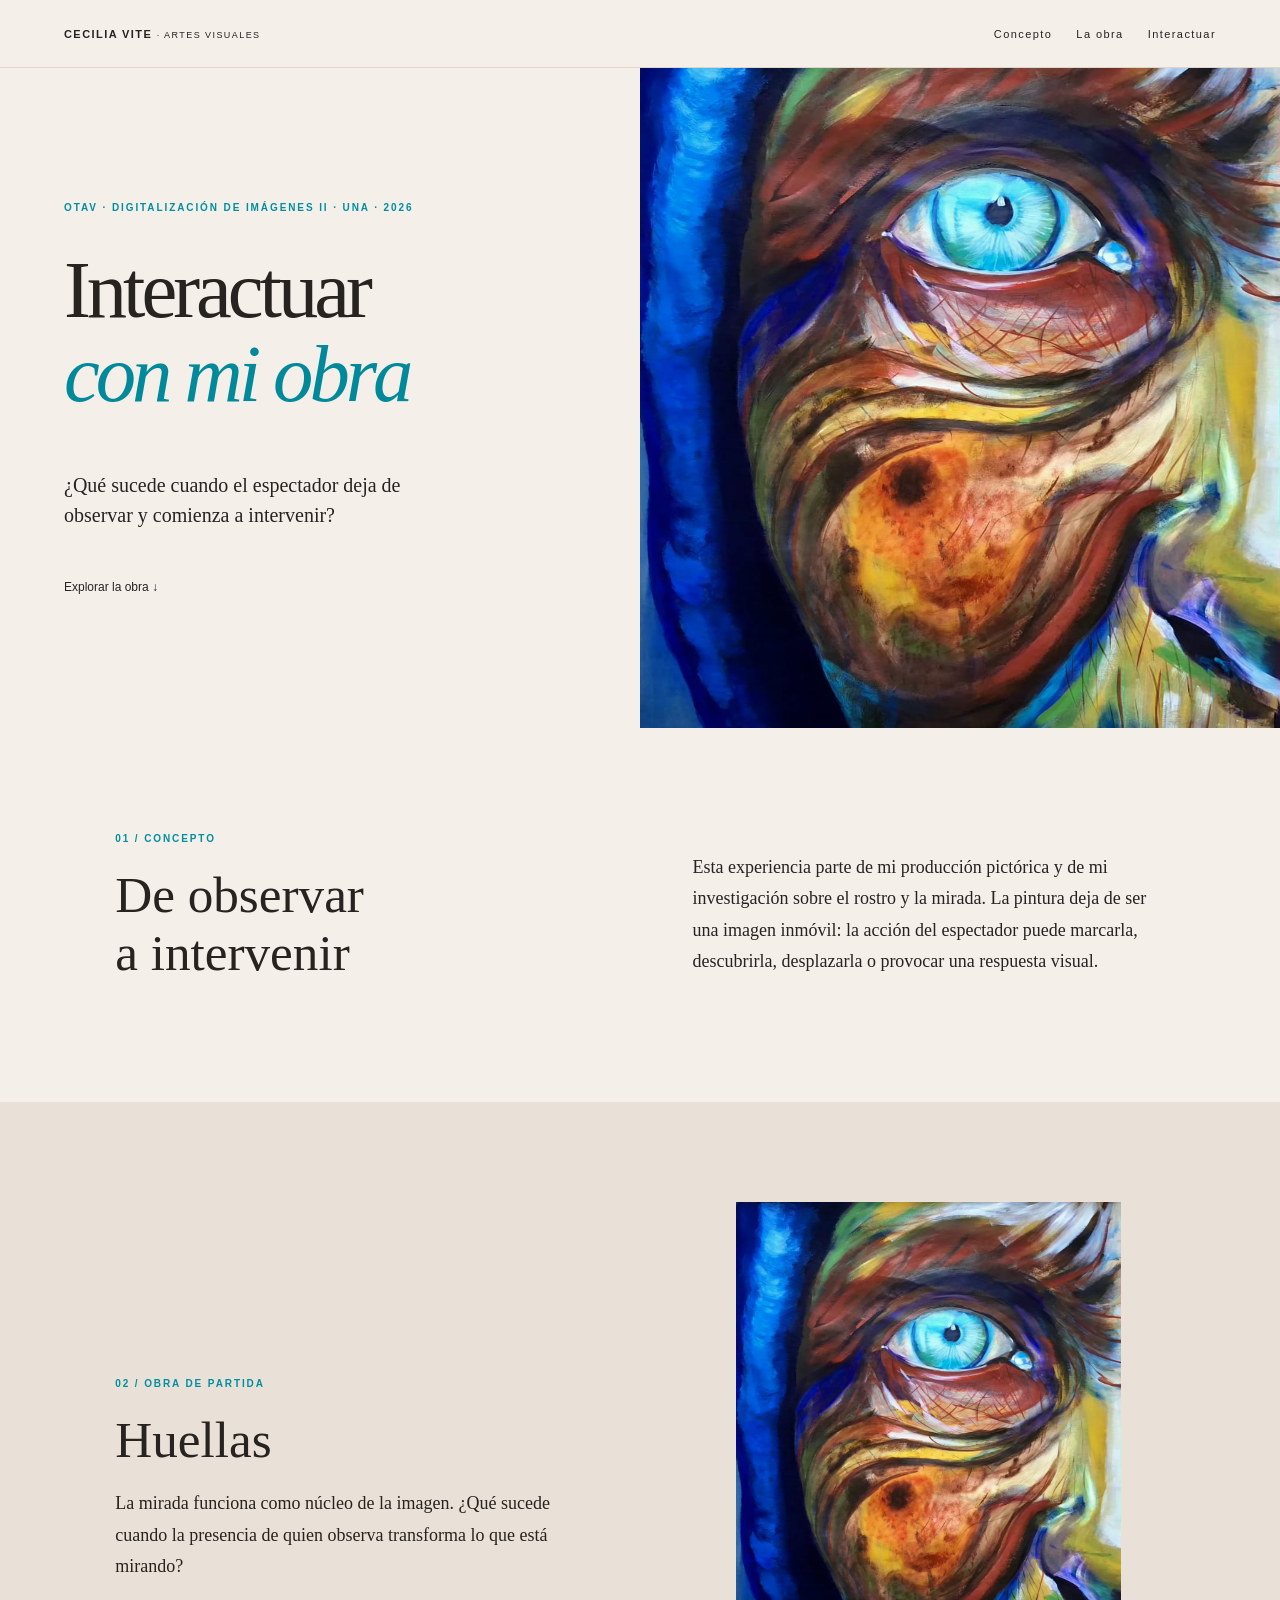
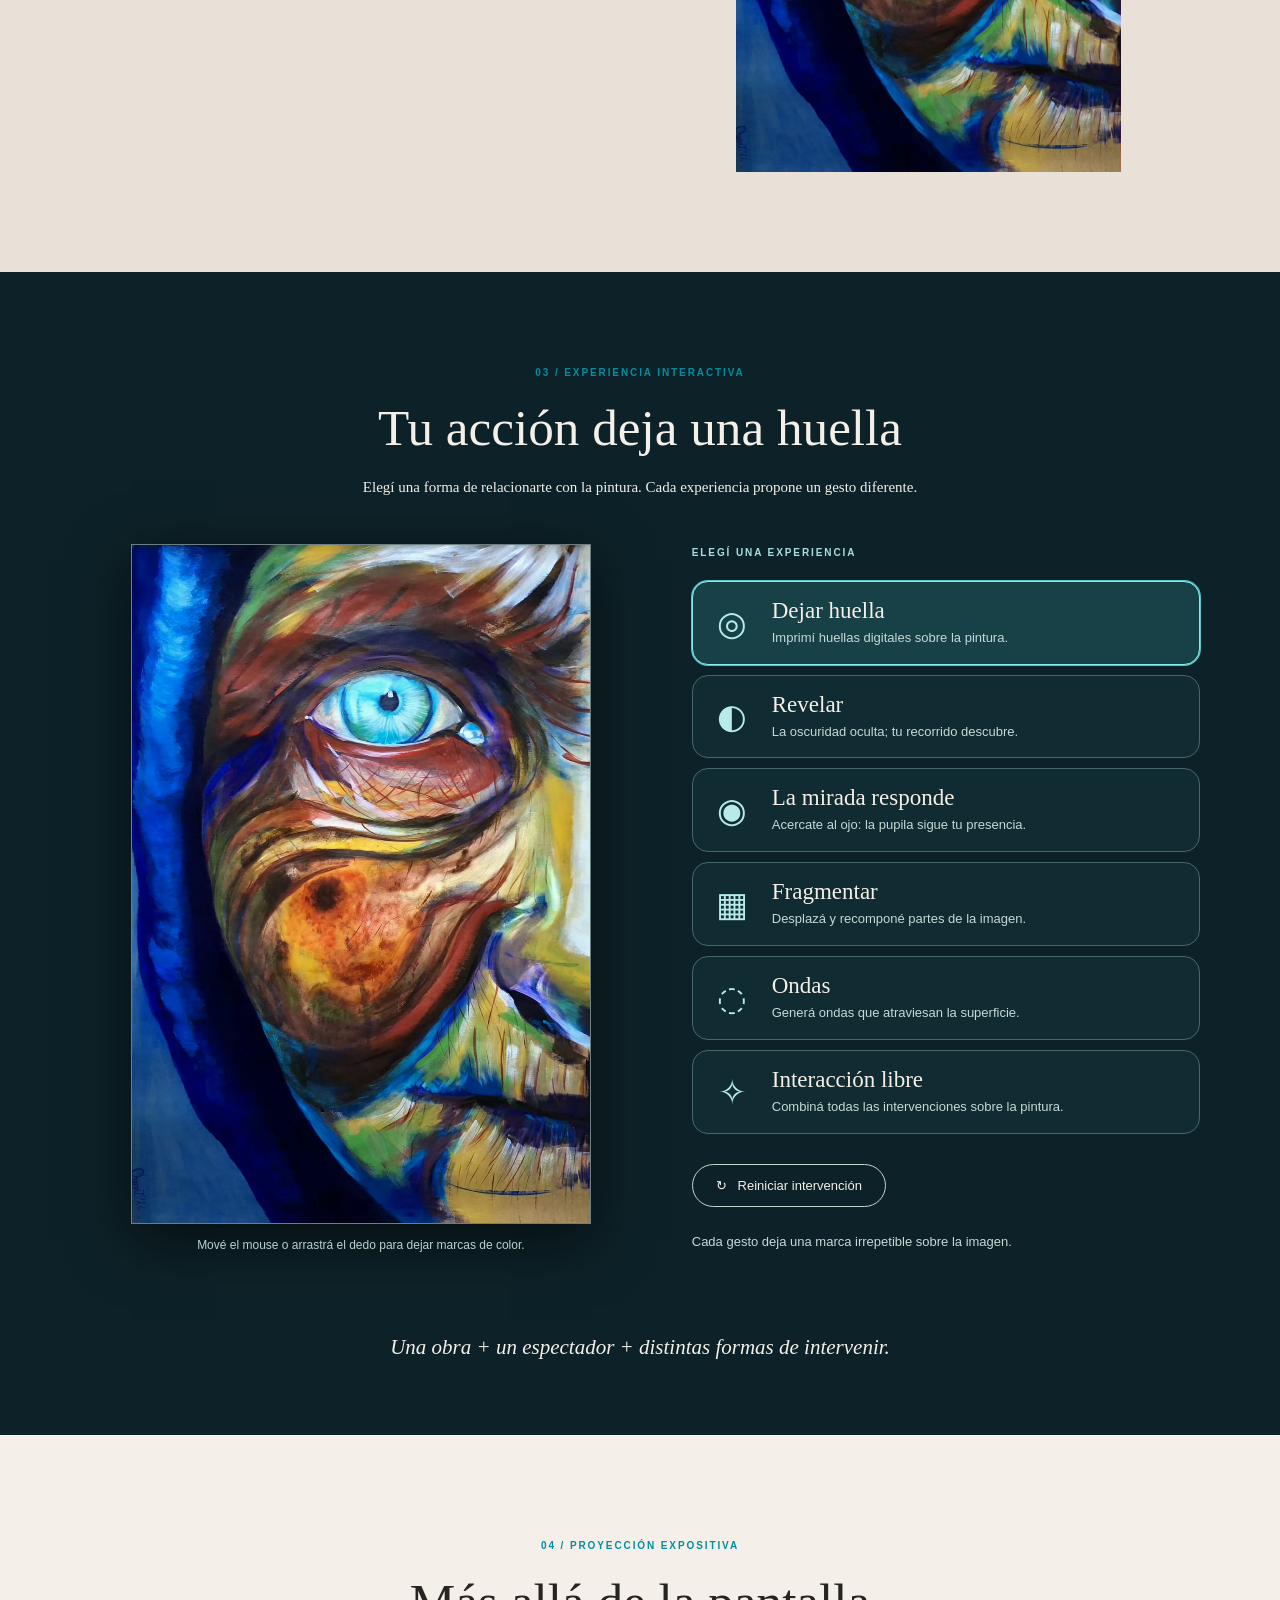
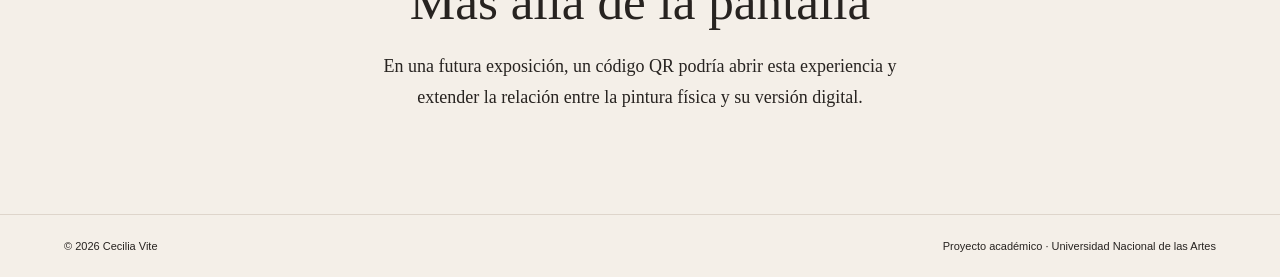
<file: index.html>
<!doctype html><html lang="es"><head><meta charset="utf-8"><meta name="viewport" content="width=device-width,initial-scale=1"><title>Interactuar con mi obra | Cecilia Vite</title><link rel="stylesheet" href="style.css"></head><body>
<header><a class="brand" href="#inicio">CECILIA VITE <small>· ARTES VISUALES</small></a><nav><a href="#concepto">Concepto</a><a href="#obra">La obra</a><a href="#interactuar">Interactuar</a></nav></header>
<main><section class="hero" id="inicio"><div class="hero-text"><span class="eyebrow">OTAV · DIGITALIZACIÓN DE IMÁGENES II · UNA · 2026</span><h1>Interactuar<br><em>con mi obra</em></h1><p>¿Qué sucede cuando el espectador deja de observar y comienza a intervenir?</p><a class="jump" href="#interactuar">Explorar la obra ↓</a></div><img src="huellas.jpg" alt="Huellas, pintura de Cecilia Vite"></section>
<section class="section" id="concepto"><div><span class="eyebrow">01 / CONCEPTO</span><h2>De observar<br>a intervenir</h2></div><p>Esta experiencia parte de mi producción pictórica y de mi investigación sobre el rostro y la mirada. La pintura deja de ser una imagen inmóvil: la acción del espectador puede marcarla, descubrirla, desplazarla o provocar una respuesta visual.</p></section>
<section class="section work" id="obra"><div><span class="eyebrow">02 / OBRA DE PARTIDA</span><h2>Huellas</h2><p>La mirada funciona como núcleo de la imagen. ¿Qué sucede cuando la presencia de quien observa transforma lo que está mirando?</p></div><img src="huellas.jpg" alt="Obra Huellas completa"></section>
<section class="interactive" id="interactuar"><span class="eyebrow">03 / EXPERIENCIA INTERACTIVA</span><h2>Tu acción deja una huella</h2><p class="intro">Elegí una forma de relacionarte con la pintura. Cada experiencia propone un gesto diferente.</p>
<div class="experience"><div class="stage"><canvas id="obraCanvas" aria-label="Pintura Huellas interactiva"></canvas><p class="stage-note" id="hint">Mové el cursor o el dedo sobre la obra.</p></div><div class="panel"><span class="eyebrow">ELEGÍ UNA EXPERIENCIA</span>
<button class="mode active" data-mode="huella"><span class="mode-icon">◎</span><span><strong>Dejar huella</strong><small>Imprimí huellas digitales sobre la pintura.</small></span></button>
<button class="mode" data-mode="revelar"><span class="mode-icon">◐</span><span><strong>Revelar</strong><small>La oscuridad oculta; tu recorrido descubre.</small></span></button>
<button class="mode" data-mode="mirada"><span class="mode-icon">◉</span><span><strong>La mirada responde</strong><small>Acercate al ojo: la pupila sigue tu presencia.</small></span></button>
<button class="mode" data-mode="fragmentar"><span class="mode-icon">▦</span><span><strong>Fragmentar</strong><small>Desplazá y recomponé partes de la imagen.</small></span></button>
<button class="mode" data-mode="ondas"><span class="mode-icon">◌</span><span><strong>Ondas</strong><small>Generá ondas que atraviesan la superficie.</small></span></button>
<button class="mode" data-mode="libre"><span class="mode-icon">✧</span><span><strong>Interacción libre</strong><small>Combiná todas las intervenciones sobre la pintura.</small></span></button>
<button id="reset" class="reset">↻ &nbsp; Reiniciar intervención</button><p id="modeDescription" aria-live="polite">La imagen conserva las marcas de quienes la recorren.</p></div></div><p class="closing">Una obra + un espectador + distintas formas de intervenir.</p></section>
<section class="future"><span class="eyebrow">04 / PROYECCIÓN EXPOSITIVA</span><h2>Más allá de la pantalla</h2><p>En una futura exposición, un código QR podría abrir esta experiencia y extender la relación entre la pintura física y su versión digital.</p></section></main><footer><span>© 2026 Cecilia Vite</span><span>Proyecto académico · Universidad Nacional de las Artes</span></footer><script src="sketch.js"></script></body></html>
</file>
<file: style.css>
*{box-sizing:border-box}html{scroll-behavior:smooth}body{margin:0;background:#f4efe8;color:#272320;font-family:Georgia,'Times New Roman',serif}a{color:inherit;text-decoration:none}header{height:68px;padding:0 5%;display:flex;justify-content:space-between;align-items:center;border-bottom:1px solid #ded5cb;font:11px Arial,sans-serif;letter-spacing:.13em}.brand{font-weight:700}.brand small{font-size:9px;font-weight:400}nav{display:flex;gap:24px}.hero{display:grid;grid-template-columns:1fr 1fr;min-height:660px}.hero-text{display:flex;flex-direction:column;justify-content:center;padding:12% 10%}.eyebrow{font:700 10px Arial,sans-serif;letter-spacing:.19em;color:#008fa1}.hero h1{font-weight:400;font-size:clamp(48px,6.3vw,105px);letter-spacing:-.05em;line-height:1.04;margin:35px 0}.hero h1 em{color:#00899b}.hero p{max-width:390px;font-size:20px;line-height:1.5}.jump{font:12px Arial,sans-serif;margin-top:30px}.hero img{width:100%;height:660px;object-fit:cover;object-position:center 26%}.section{padding:100px 9%;display:grid;grid-template-columns:1fr 1fr;gap:10%;align-items:center}.section h2,.future h2{font-size:clamp(36px,4vw,64px);font-weight:400;line-height:1.13;margin:20px 0}.section p,.future p{font-size:18px;line-height:1.75;max-width:570px}.work{background:#e9e1d7}.work img{max-height:570px;width:100%;object-fit:contain}.interactive{background:#0d2228;color:#f4efe8;padding:90px 5% 75px;text-align:center}.interactive h2{font-size:clamp(35px,4vw,62px);font-weight:400;margin:18px 0}.intro{font-size:15px;line-height:1.6;max-width:620px;margin:0 auto 45px}.experience{max-width:1120px;margin:auto;display:grid;grid-template-columns:minmax(0,1.05fr) minmax(290px,.95fr);gap:50px;align-items:start;text-align:left}.stage{min-width:0;text-align:center}.stage canvas{display:block;width:min(100%,460px);height:auto;margin:auto;touch-action:none;cursor:crosshair;box-shadow:0 16px 55px #0009;border:1px solid #6b7f80}.stage-note{font:12px/1.5 Arial,sans-serif;color:#b9d1d0}.panel>.eyebrow{display:block;margin:3px 0 23px;color:#a8dedf}.mode{width:100%;display:flex;align-items:center;gap:18px;text-align:left;padding:16px 17px;margin:0 0 10px;background:#102b31;border:1px solid #49676a;border-radius:16px;color:#f4efe8;cursor:pointer;transition:.2s}.mode:hover,.mode.active{border-color:#83eced;background:#174047;box-shadow:0 0 0 1px #5bc4c6}.mode-icon{font:34px Georgia,serif;width:44px;text-align:center;color:#b6ebea;flex-shrink:0}.mode strong{display:block;font:23px Georgia,serif;margin-bottom:5px}.mode small{display:block;font:13px/1.45 Arial,sans-serif;color:#c5d9d8}.reset{margin:20px 0 12px;background:transparent;border:1px solid #c1d7d4;border-radius:28px;color:#f4efe8;padding:13px 23px;font:13px Arial,sans-serif;cursor:pointer}.reset:hover{background:#b6ebea;color:#0d2228}#modeDescription{font:13px/1.6 Arial,sans-serif;color:#c4dad8;min-height:42px}.closing{margin:48px 0 0;font-style:italic;font-size:21px}.future{padding:100px 8%;text-align:center}.future p{margin:0 auto}footer{border-top:1px solid #ded5cb;padding:25px 5%;display:flex;justify-content:space-between;gap:20px;font:11px Arial,sans-serif}@media(max-width:780px){header{padding:0 4%}nav{gap:11px;font-size:10px}.hero{grid-template-columns:1fr}.hero-text{padding:80px 7%}.hero img{height:540px}.section{grid-template-columns:1fr;padding:70px 7%;gap:15px}.experience{grid-template-columns:1fr;gap:35px}.interactive{padding:70px 5%}.panel{max-width:520px;margin:auto;width:100%}.mode strong{font-size:21px}footer{flex-direction:column}}
</file>
